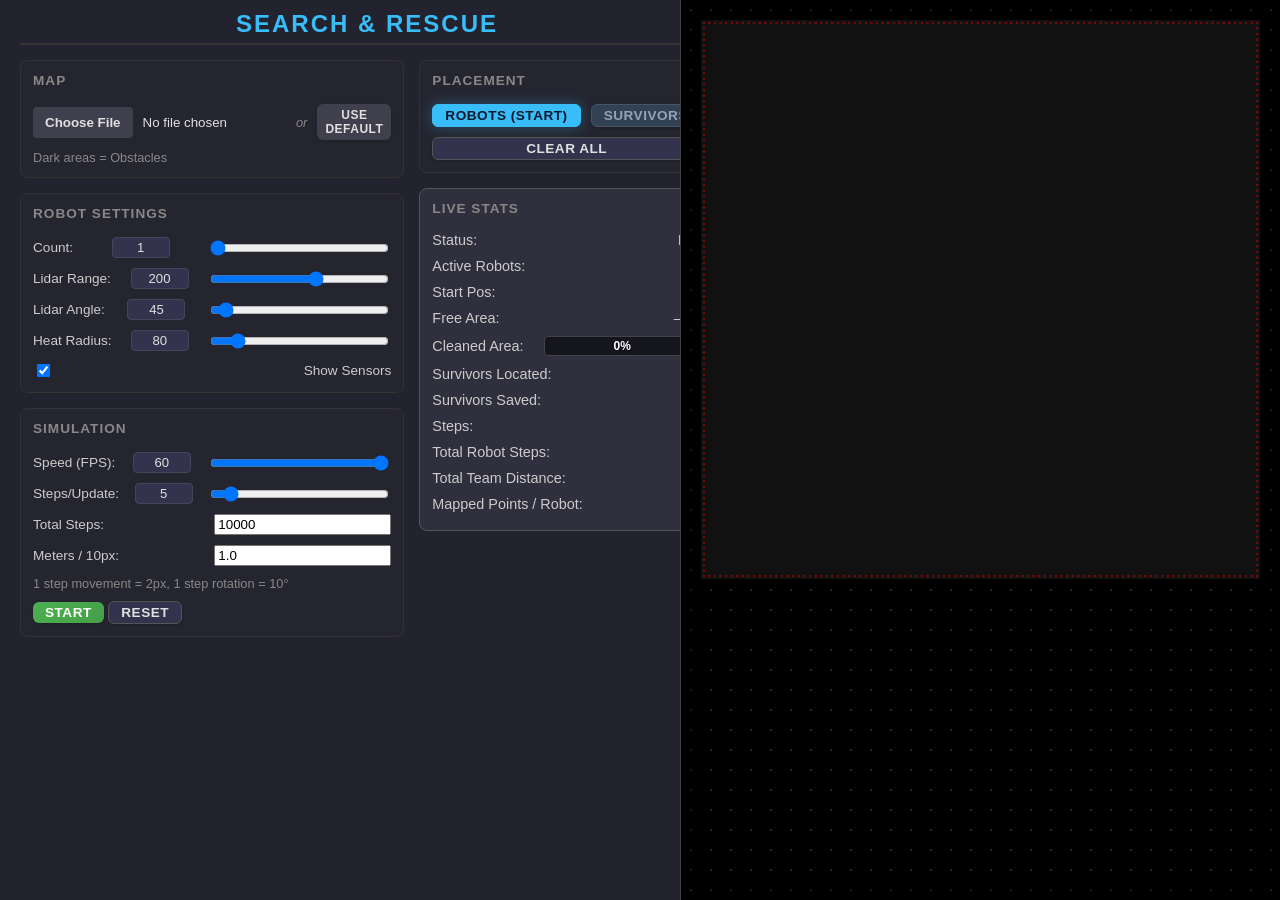
<file: index.html>
<!DOCTYPE html>
<html lang="en">

<head>
    <meta charset="UTF-8">
    <meta name="viewport" content="width=device-width, initial-scale=1.0">
    <title>Robot Search & Rescue Simulation</title>
    <link rel="stylesheet" href="css/style.css">
</head>

<body>
    <div class="app-container">
        <!-- Left Panel: User Inputs (50%) -->
        <aside class="controls-area">
            <header class="header-with-help">
                <h1>Search & Rescue</h1>
                <a href="help.html" class="help-icon" title="View Help Guide">?</a>
            </header>

            <div class="control-col">
                <div class="control-group">
                    <h2>Map</h2>
                    <div class="input-row">
                        <input type="file" id="mapUpload" accept="image/*">
                        <span class="separator">or</span>
                        <button id="useDefaultMap" class="secondary mini">Use Default</button>
                    </div>
                    <p class="hint">Dark areas = Obstacles</p>
                </div>

                <div class="control-group">
                    <h2>Robot Settings</h2>
                    <label>
                        Count: <input type="number" id="robotCountDisplay" class="slider-num" min="1" max="20"
                            value="1">
                        <input type="range" id="robotCount" min="1" max="20" value="1">
                    </label>
                    <label>
                        Lidar Range: <input type="number" id="lidarRangeDisplay" class="slider-num" min="50" max="300"
                            value="200">
                        <input type="range" id="lidarRange" min="50" max="300" value="200">
                    </label>
                    <label>
                        Lidar Angle: <input type="number" id="lidarAngleDisplay" class="slider-num" min="30" max="360"
                            value="45">
                        <input type="range" id="lidarAngle" min="30" max="360" value="45">
                    </label>
                    <label>
                        Heat Radius: <input type="number" id="heatRangeDisplay" class="slider-num" min="50" max="300"
                            value="80">
                        <input type="range" id="heatRange" min="50" max="300" value="80">
                    </label>
                    <label>
                        <input type="checkbox" id="sensorsToggle" checked>
                        Show Sensors
                    </label>
                </div>

                <div class="control-group">
                    <h2>Simulation</h2>
                    <label>
                        Speed (FPS): <input type="number" id="simSpeedDisplay" class="slider-num" min="1" max="60"
                            value="60">
                        <input type="range" id="simSpeed" min="1" max="60" value="60">
                    </label>
                    <label>
                        Steps/Update: <input type="number" id="stepsPerUpdateDisplay" class="slider-num" min="1"
                            max="50" value="5">
                        <input type="range" id="stepsPerUpdate" min="1" max="50" value="5">
                    </label>
                    <label>
                        Total Steps: <input type="number" id="totalSteps" value="10000">
                    </label>
                    <label>
                        Meters / 10px: <input type="number" id="metersPer10Px" value="1.0" step="0.1" min="0.1">
                    </label>
                    <p class="hint">1 step movement = 2px, 1 step rotation = 10&deg;</p>
                    <div class="button-row">
                        <button id="toggleSim" class="btn-start">Start</button>
                        <button id="resetSim" class="danger">Reset</button>
                    </div>
                </div>
            </div>

            <div class="control-col">
                <div class="control-group">
                    <h2>Placement</h2>
                    <div class="toggle-group">
                        <button id="toolRobot" class="toggle-btn active" data-tool="robot">Robots (Start)</button>
                        <button id="toolSurvivor" class="toggle-btn" data-tool="survivor">Survivors</button>
                    </div>
                    <button id="clearEntities">Clear All</button>
                </div>

                <div class="control-group stats-widget">
                    <h2>Live Stats</h2>
                    <div class="stats-grid">
                        <div class="stat-item">
                            <span>Status:</span>
                            <span id="simStatus">Idle</span>
                        </div>
                        <div class="stat-item">
                            <span>Active Robots:</span>
                            <span id="activeRobots">0</span>
                        </div>
                        <div class="stat-item">
                            <span>Start Pos:</span>
                            <span id="startPos">—</span>
                        </div>
                        <div class="stat-item">
                            <span>Free Area:</span>
                            <span id="freeArea">—%</span>
                        </div>
                        <div class="stat-item">
                            <span>Cleaned Area:</span>
                            <div class="progress-container">
                                <div id="coverageBar" class="progress-fill"></div>
                                <span id="coverageText">0%</span>
                            </div>
                        </div>
                        <div class="stat-item">
                            <span>Survivors Located:</span>
                            <span id="survivorsLocated">0</span>
                        </div>
                        <div class="stat-item">
                            <span>Survivors Saved:</span>
                            <span id="survivorsSaved">0</span>
                        </div>
                        <div class="stat-item">
                            <span>Steps:</span>
                            <span id="stepCount">0</span>
                        </div>
                        <div class="stat-item">
                            <span>Total Robot Steps:</span>
                            <span id="totalRobotSteps">0</span>
                        </div>
                        <div class="stat-item">
                            <span>Total Team Distance:</span>
                            <span id="totalDistanceMeters">0m</span>
                        </div>
                        <div class="stat-item stat-item--col">
                            <span>Mapped Points / Robot:</span>
                            <div id="robotMappedTable" class="robot-mapped-table"></div>
                        </div>
                    </div>
                </div>
            </div>
        </aside>

        <main class="viewport">
            <!-- Canvas maintained at 1000x1000 for logic, but scaled via CSS to fit -->
            <div class="canvas-wrapper">
                <canvas id="simCanvas" width="1000" height="1000"></canvas>
            </div>
    </div>
    <div id="coordTooltip" class="coord-tooltip"></div>

    <!-- Scripts (Order is important for dependencies) -->
    <script src="js/utils.js"></script>
    <script src="js/default-map.js"></script>
    <script src="js/map.js"></script>
    <script src="js/robot.js"></script>
    <script src="js/simulation.js"></script>
    <script src="js/main.js"></script>
</body>

</html>
</file>
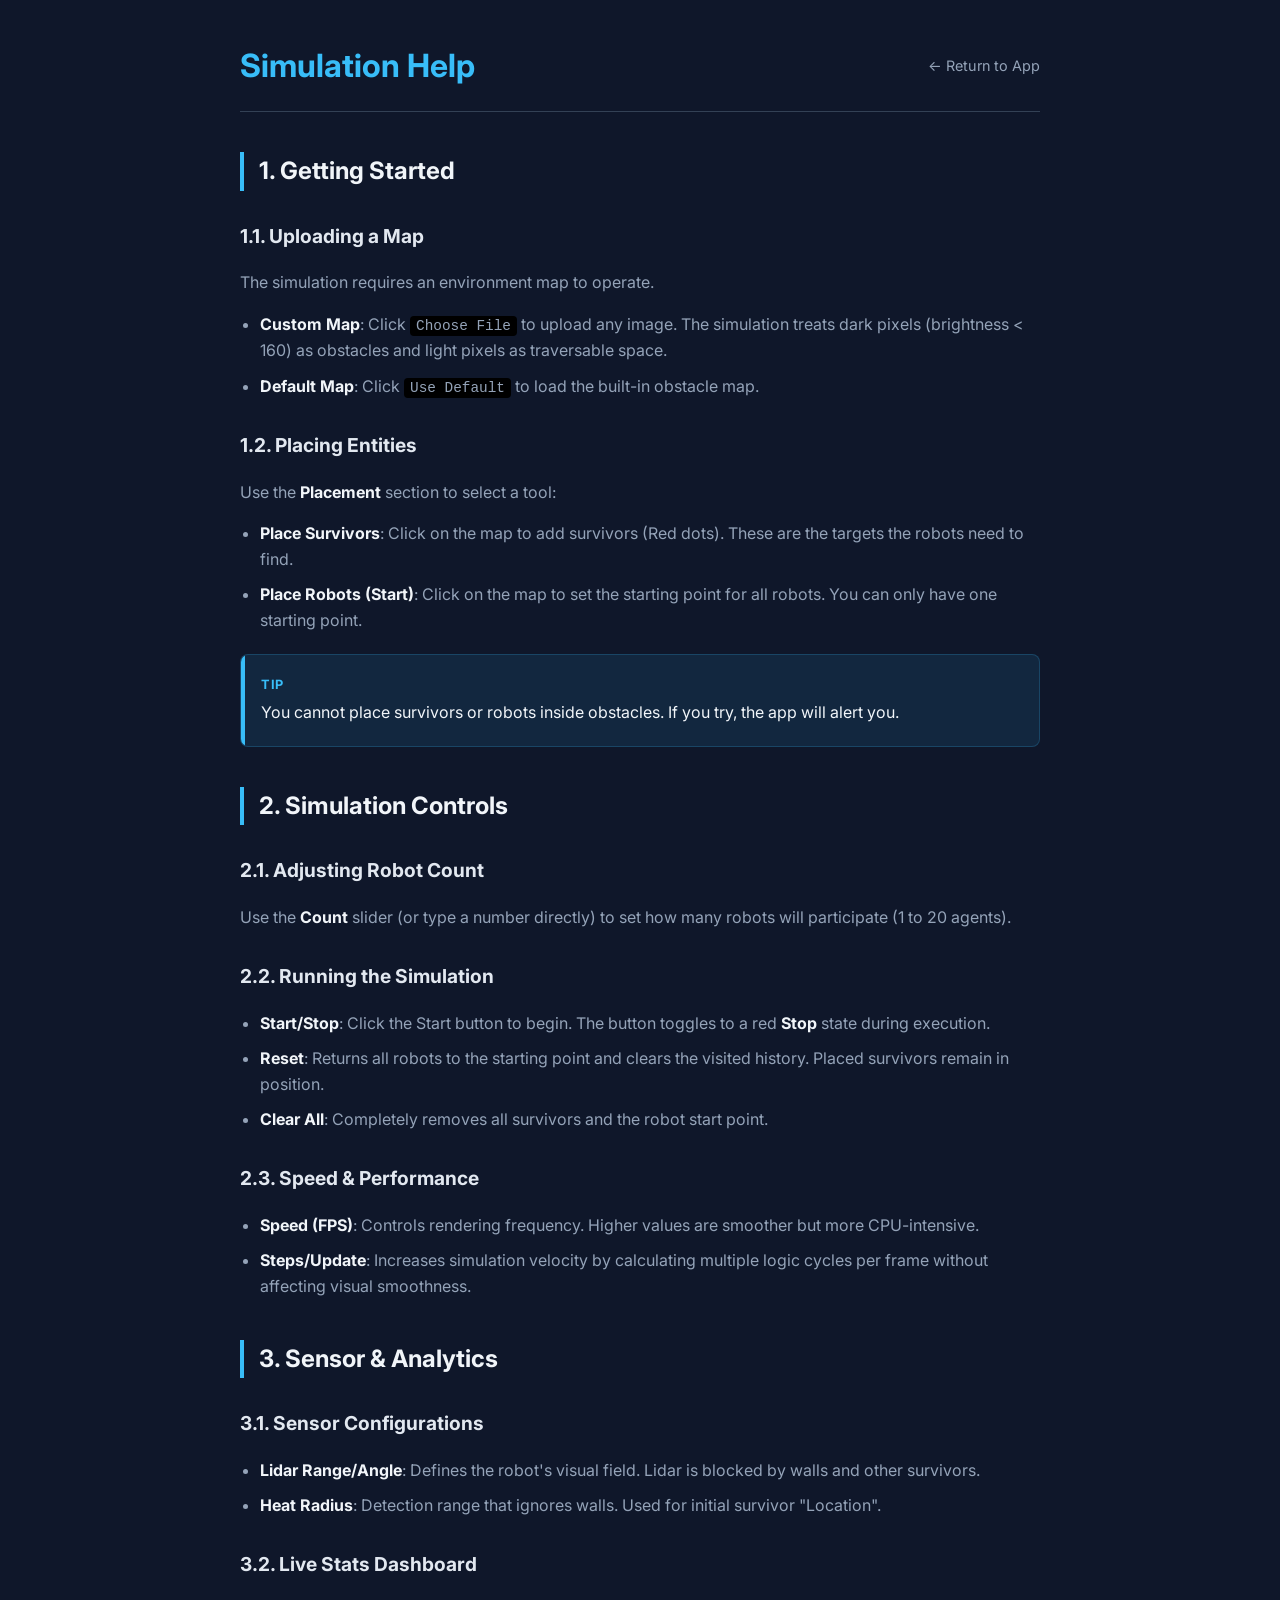
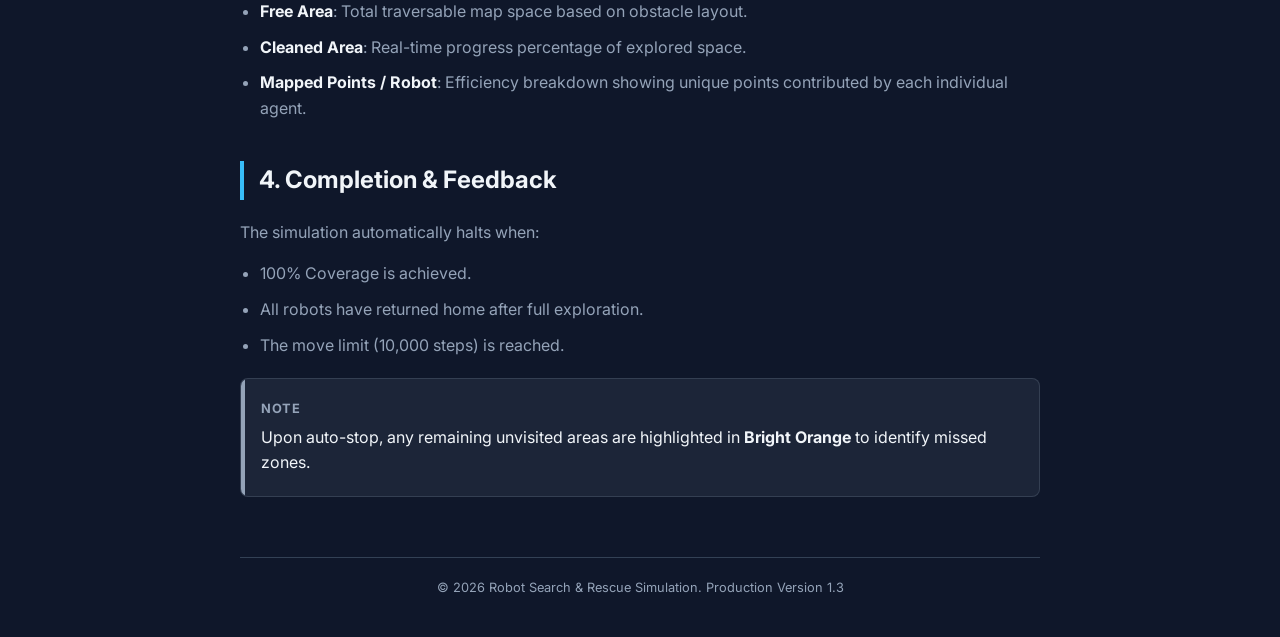
<file: help.html>
<!DOCTYPE html>
<html lang="en">

<head>
    <meta charset="UTF-8">
    <meta name="viewport" content="width=device-width, initial-scale=1.0">
    <title>Help - Robot Search & Rescue Simulation</title>
    <link href="https://fonts.googleapis.com/css2?family=Inter:wght@400;600;700&display=swap" rel="stylesheet">
    <style>
        :root {
            --bg-color: #0f172a;
            --card-bg: #1e293b;
            --text-color: #f1f5f9;
            --text-dim: #94a3b8;
            --accent-color: #38bdf8;
            --border-color: #334155;
            --tip-bg: rgba(56, 189, 248, 0.1);
            --note-bg: rgba(148, 163, 184, 0.1);
        }

        body {
            font-family: 'Inter', sans-serif;
            background-color: var(--bg-color);
            color: var(--text-color);
            line-height: 1.6;
            margin: 0;
            padding: 40px 20px;
            display: flex;
            justify-content: center;
        }

        .container {
            max-width: 800px;
            width: 100%;
        }

        header {
            border-bottom: 1px solid var(--border-color);
            margin-bottom: 40px;
            padding-bottom: 20px;
            display: flex;
            justify-content: space-between;
            align-items: center;
        }

        h1 {
            font-size: 2rem;
            margin: 0;
            color: var(--accent-color);
        }

        .back-link {
            text-decoration: none;
            color: var(--text-dim);
            font-size: 0.9rem;
            display: flex;
            align-items: center;
            gap: 5px;
            transition: color 0.2s;
        }

        .back-link:hover {
            color: var(--accent-color);
        }

        section {
            margin-bottom: 40px;
        }

        h2 {
            font-size: 1.5rem;
            border-left: 4px solid var(--accent-color);
            padding-left: 15px;
            margin-bottom: 20px;
        }

        h3 {
            font-size: 1.2rem;
            color: #e2e8f0;
            margin-top: 30px;
        }

        p {
            color: var(--text-dim);
        }

        ul {
            padding-left: 20px;
            color: var(--text-dim);
        }

        li {
            margin-bottom: 10px;
        }

        strong {
            color: var(--text-color);
        }

        .alert {
            padding: 20px;
            border-radius: 8px;
            margin: 20px 0;
            position: relative;
            overflow: hidden;
        }

        .alert::before {
            content: '';
            position: absolute;
            left: 0;
            top: 0;
            bottom: 0;
            width: 4px;
        }

        .alert-tip {
            background: var(--tip-bg);
            border: 1px solid rgba(56, 189, 248, 0.2);
        }

        .alert-tip::before {
            background: var(--accent-color);
        }

        .alert-note {
            background: var(--note-bg);
            border: 1px solid rgba(148, 163, 184, 0.2);
        }

        .alert-note::before {
            background: var(--text-dim);
        }

        .alert-title {
            font-weight: 700;
            margin-bottom: 5px;
            display: block;
            font-size: 0.8rem;
            text-transform: uppercase;
            letter-spacing: 0.05em;
        }

        .alert-tip .alert-title {
            color: var(--accent-color);
        }

        .alert-note .alert-title {
            color: var(--text-dim);
        }

        code {
            background: #000;
            padding: 2px 6px;
            border-radius: 4px;
            font-family: ui-monospace, SFMono-Regular, Menlo, Monaco, Consolas, monospace;
            font-size: 0.9em;
        }

        footer {
            margin-top: 60px;
            padding-top: 20px;
            border-top: 1px solid var(--border-color);
            text-align: center;
            color: var(--text-dim);
            font-size: 0.8rem;
        }
    </style>
</head>

<body>
    <div class="container">
        <header>
            <h1>Simulation Help</h1>
            <a href="index.html" class="back-link">← Return to App</a>
        </header>

        <section id="basics">
            <h2>1. Getting Started</h2>

            <h3>1.1. Uploading a Map</h3>
            <p>The simulation requires an environment map to operate.</p>
            <ul>
                <li><strong>Custom Map</strong>: Click <code>Choose File</code> to upload any image. The simulation
                    treats dark pixels (brightness < 160) as obstacles and light pixels as traversable space.</li>
                <li><strong>Default Map</strong>: Click <code>Use Default</code> to load the built-in obstacle map.</li>
            </ul>

            <h3>1.2. Placing Entities</h3>
            <p>Use the <strong>Placement</strong> section to select a tool:</p>
            <ul>
                <li><strong>Place Survivors</strong>: Click on the map to add survivors (Red dots). These are the
                    targets the robots need to find.</li>
                <li><strong>Place Robots (Start)</strong>: Click on the map to set the starting point for all robots.
                    You can only have one starting point.</li>
            </ul>

            <div class="alert alert-tip">
                <span class="alert-title">Tip</span>
                You cannot place survivors or robots inside obstacles. If you try, the app will alert you.
            </div>
        </section>

        <section id="controls">
            <h2>2. Simulation Controls</h2>

            <h3>2.1. Adjusting Robot Count</h3>
            <p>Use the <strong>Count</strong> slider (or type a number directly) to set how many robots will participate
                (1 to 20 agents).</p>

            <h3>2.2. Running the Simulation</h3>
            <ul>
                <li><strong>Start/Stop</strong>: Click the Start button to begin. The button toggles to a red
                    <strong>Stop</strong> state during execution.</li>
                <li><strong>Reset</strong>: Returns all robots to the starting point and clears the visited history.
                    Placed survivors remain in position.</li>
                <li><strong>Clear All</strong>: Completely removes all survivors and the robot start point.</li>
            </ul>

            <h3>2.3. Speed & Performance</h3>
            <ul>
                <li><strong>Speed (FPS)</strong>: Controls rendering frequency. Higher values are smoother but more
                    CPU-intensive.</li>
                <li><strong>Steps/Update</strong>: Increases simulation velocity by calculating multiple logic cycles
                    per frame without affecting visual smoothness.</li>
            </ul>
        </section>

        <section id="sensors">
            <h2>3. Sensor & Analytics</h2>

            <h3>3.1. Sensor Configurations</h3>
            <ul>
                <li><strong>Lidar Range/Angle</strong>: Defines the robot's visual field. Lidar is blocked by walls and
                    other survivors.</li>
                <li><strong>Heat Radius</strong>: Detection range that ignores walls. Used for initial survivor
                    "Location".</li>
            </ul>

            <h3>3.2. Live Stats Dashboard</h3>
            <ul>
                <li><strong>Free Area</strong>: Total traversable map space based on obstacle layout.</li>
                <li><strong>Cleaned Area</strong>: Real-time progress percentage of explored space.</li>
                <li><strong>Mapped Points / Robot</strong>: Efficiency breakdown showing unique points contributed by
                    each individual agent.</li>
            </ul>
        </section>

        <section id="completion">
            <h2>4. Completion & Feedback</h2>
            <p>The simulation automatically halts when:</p>
            <ul>
                <li>100% Coverage is achieved.</li>
                <li>All robots have returned home after full exploration.</li>
                <li>The move limit (10,000 steps) is reached.</li>
            </ul>

            <div class="alert alert-note">
                <span class="alert-title">Note</span>
                Upon auto-stop, any remaining unvisited areas are highlighted in <strong>Bright Orange</strong> to
                identify missed zones.
            </div>
        </section>

        <footer>
            &copy; 2026 Robot Search & Rescue Simulation. Production Version 1.3
        </footer>
    </div>
</body>

</html>
</file>
<file: css/style.css>
:root {
    --bg-dark: #1e1e2e;
    --bg-panel: #252538;
    --text-primary: #e0e0e0;
    --primary-color: #4CAF50;
    --secondary-color: #2196F3;
    --danger-color: #f44336;
    --input-bg: #33334d;
    --border-color: #44445a;
}



body {
    margin: 0;
    font-family: 'Segoe UI', Tahoma, Geneva, Verdana, sans-serif;
    background-color: var(--bg-dark);
    color: var(--text-primary);
    overflow: hidden;
    height: 100vh;
}

.app-container {
    display: flex;
    height: 100%;
}

/* Panel Basics */
/* Panel Basics */
.controls-area {
    background: #23232f;
    /* Lighter shade as requested */
    padding: 10px 20px 20px 20px;
    /* Reduced top padding from 20px */
    border-right: 1px solid #444;
    display: grid;
    grid-template-columns: 1fr 1fr;
    /* Two columns for content */
    align-content: start;
    align-items: start;
    gap: 15px;
    overflow-y: auto;
    z-index: 10;
    box-shadow: 5px 0 15px rgba(0, 0, 0, 0.2);
}

/* Specific Widths */
.controls-area {
    width: 50%;
    min-width: 500px;
}

/* Progress Bar Styles */
.progress-container {
    flex-grow: 1;
    background: #15151e;
    border-radius: 4px;
    height: 18px;
    position: relative;
    overflow: hidden;
    margin-left: 10px;
    border: 1px solid #444;
}

.progress-fill {
    background: var(--primary-color);
    height: 100%;
    width: 0%;
    transition: width 0.3s ease;
}

#coverageText {
    position: absolute;
    top: 50%;
    left: 50%;
    transform: translate(-50%, -50%);
    font-size: 0.75rem;
    color: #fff;
    text-shadow: 0 1px 2px rgba(0, 0, 0, 0.8);
    font-weight: bold;
}

/* Headers */
header.header-with-help {
    grid-column: 1 / -1;
    display: flex;
    justify-content: center;
    align-items: center;
    gap: 15px;
    padding-bottom: 5px;
    border-bottom: 2px solid #333;
    position: relative;
}

.controls-area h1 {
    font-size: 1.5rem;
    margin: 0;
    color: #38bdf8;
    text-transform: uppercase;
    letter-spacing: 2px;
    font-weight: 800;
    text-align: center;
}

.help-icon {
    position: absolute;
    right: 0;
    width: 24px;
    height: 24px;
    background-color: #334155;
    color: #38bdf8;
    border-radius: 50%;
    display: flex;
    justify-content: center;
    align-items: center;
    text-decoration: none;
    font-weight: bold;
    font-size: 14px;
    transition: all 0.2s;
    border: 1px solid rgba(56, 189, 248, 0.3);
}

.help-icon:hover {
    background-color: #38bdf8;
    color: #0f172a;
    transform: scale(1.1);
    box-shadow: 0 0 10px rgba(56, 189, 248, 0.5);
}

.controls-area h2 {
    font-size: 0.85rem;
    margin: 0 0 6px 0;
    /* Reduced from 12px */
    text-transform: uppercase;
    color: #888;
    font-weight: 600;
    letter-spacing: 1px;
}

/* Specific Child Placement for 2-column grid inside Controls Area */
/* 
   Widgets:
   1. Stats
   2. Map
   3. Placement
   4. Simulation
   5. Robot Settings
*/

/* H1 is Child 1 now? No, H1 is inside controls-area. */
/* H1 (1) */
/* Stats (2) */
/* Map (3) */
/* Placement (4) */
/* Simulation (5) */
/* Robot Settings (6) */

/* 
   Widgets HTML Order:
   1. Stats
   2. Map
   3. Placement
   4. Simulation
   5. Robot Settings
*/

/* Requested Layout:
   Left Column (1): Map -> Robot Settings -> Simulation
   Right Column (2): Placement -> Live Stats
*/

/* 
   Widgets HTML Order (index.html):
   1. Map
   2. Placement
   3. Robot Settings
   4. Simulation
   5. Live Stats
*/

.control-col {
    display: flex;
    flex-direction: column;
    gap: 15px;
}

/* Toggle Group for Placement */
.toggle-group {
    display: flex;
    gap: 10px;
}

.toggle-btn {
    flex: 1;
    background-color: #334155;
    color: #94a3b8;
    border: 1px solid #475569;
    border-radius: 6px;
    cursor: pointer;
    font-size: 0.85rem;
    font-weight: 600;
    transition: all 0.2s;
    white-space: nowrap;
}

.toggle-btn:hover {
    background-color: #475569;
    color: #f8fafc;
}

.toggle-btn.active {
    background-color: #38bdf8;
    color: #0f172a;
    border-color: #38bdf8;
    box-shadow: 0 0 15px rgba(56, 189, 248, 0.3);
}

.toggle-btn:disabled {
    opacity: 0.5;
    cursor: not-allowed;
}

/* Internal Stats Grid for the Widget */
.stats-grid {
    display: grid;
    grid-template-columns: 1fr;
    /* Single column as requested */
    gap: 10px;
    height: 100%;
    /* Fill the container */
    align-content: start;
}

.stat-item {
    display: flex;
    justify-content: space-between;
    align-items: center;
    gap: 10px;
    font-size: 0.9rem;
    color: #ccc;
}

/* Stacked variant for the per-robot table */
.stat-item--col {
    flex-direction: column;
    align-items: flex-start;
    gap: 6px;
}

.robot-mapped-table {
    width: 100%;
    display: flex;
    flex-direction: column;
    gap: 4px;
}

.robot-mapped-row {
    display: flex;
    align-items: center;
    gap: 8px;
    font-size: 0.82rem;
    color: #ddd;
}

.robot-dot {
    width: 10px;
    height: 10px;
    border-radius: 50%;
    flex-shrink: 0;
    border: 1px solid rgba(255, 255, 255, 0.3);
}

.robot-label {
    flex: 1;
    color: #aaa;
}

.robot-count {
    font-variant-numeric: tabular-nums;
    color: #e0e0e0;
    font-weight: 600;
}


/* Remove old stats-panel specific styling if it conflicts */
.stats-panel {
    display: none;
    /* Just in case */
}

.stats-panel h2 {
    border-bottom: 1px solid #333;
    padding-bottom: 5px;
    margin-bottom: 15px;
    color: #fff;
}

/* Control Groups */
.control-group {
    display: flex;
    flex-direction: column;
    gap: 10px;
    background: #252530;
    padding: 12px;
    border-radius: 8px;
    border: 1px solid #333;
}

.control-group label {
    font-size: 0.85rem;
    color: #ccc;
    display: flex;
    justify-content: space-between;
    align-items: center;
}

/* Lighter shade for Stats Widget as requested */
.stats-widget {
    background: #2f2f3e;
    border-color: #555;
    /* Slightly lighter border too to match */
}

/* Specific Placements Logic REMOVED (No longer Grid) */

/* Adjustments for inputs */
input[type="range"] {
    width: 50%;
}

/* Editable number beside each slider */
.slider-num {
    width: 48px;
    background: var(--input-bg);
    border: 1px solid var(--border-color);
    border-radius: 4px;
    color: var(--text-primary);
    font-size: 0.82rem;
    font-family: inherit;
    padding: 2px 4px;
    text-align: center;
    /* Hide spin arrows */
    -moz-appearance: textfield;
    appearance: textfield;
}

.slider-num::-webkit-inner-spin-button,
.slider-num::-webkit-outer-spin-button {
    -webkit-appearance: none;
    margin: 0;
}

.slider-num:focus {
    outline: none;
    border-color: var(--secondary-color);
    box-shadow: 0 0 0 2px rgba(33, 150, 243, 0.25);
}

.viewport {
    flex: 1;
    overflow: hidden;
    /* Prevent scrolling */
    /* Hide scrollbars if scaling fits */
    background-color: #000;
    /* Match scale-bars if any */
    display: flex;
    justify-content: center;
    padding: 20px;
    /* Add some padding so it doesn't touch edges */
    /* Remove padding to maximize space? User wants centering. */

    position: relative;
    background-image:
        radial-gradient(circle, #252538 1px, transparent 1px);
    background-size: 20px 20px;
}

.canvas-wrapper {
    box-shadow: 0 0 50px rgba(0, 0, 0, 0.8);
    border: none;
    /* Wrapper fits content */
}

canvas {
    display: block;
    cursor: crosshair;
    /* Feature: Fit to window, maintaining aspect ratio */
    max-width: 100%;
    /* Fill width */
    max-height: 95vh;
    object-fit: contain;
}

.coord-tooltip {
    position: fixed;
    pointer-events: none;
    background: rgba(15, 23, 42, 0.9);
    color: #38bdf8;
    padding: 4px 10px;
    border-radius: 6px;
    font-size: 0.8rem;
    font-family: 'JetBrains Mono', 'Courier New', monospace;
    font-weight: 600;
    z-index: 2000;
    display: none;
    border: 1px solid rgba(56, 189, 248, 0.4);
    box-shadow: 0 4px 12px rgba(0, 0, 0, 0.5);
    white-space: nowrap;
    transform: translate(15px, 15px);
}

.hint {
    font-size: 0.8rem;
    color: #888;
    margin: 0;
}

/* Enterprise Grade Buttons */
button {
    font-family: 'Segoe UI', Tahoma, Geneva, Verdana, sans-serif;
    font-weight: 600;
    padding: 3px 12px;
    /* Reduced from 6px 14px */
    border-radius: 6px;
    border: none;
    cursor: pointer;
    transition: all 0.2s cubic-bezier(0.4, 0, 0.2, 1);
    font-size: 0.85rem;
    text-transform: uppercase;
    letter-spacing: 0.5px;
    background-color: #3f3f4e;
    /* Default dark button */
    color: #e0e0e0;
    box-shadow: 0 1px 3px rgba(0, 0, 0, 0.2);
    display: inline-flex;
    align-items: center;
    justify-content: center;
}

button:hover:not(:disabled) {
    background-color: #4f4f5f;
    transform: translateY(-1px);
    box-shadow: 0 4px 6px rgba(0, 0, 0, 0.3);
}

button:active:not(:disabled) {
    transform: translateY(0);
    box-shadow: 0 1px 2px rgba(0, 0, 0, 0.2);
}

button:disabled {
    opacity: 0.5;
    cursor: not-allowed;
    background-color: #2a2a35;
    color: #777;
    box-shadow: none;
}

/* Layout Utilities */
.input-row {
    display: flex;
    gap: 10px;
    align-items: center;
}

.mini {
    padding: 4px 8px;
    font-size: 0.75rem;
}

.separator {
    font-size: 0.8rem;
    color: #888;
    font-style: italic;
}

/* Specific Button Variants */
.btn-start {
    background: linear-gradient(135deg, #4CAF50, #45a049);
    color: white;
}

.btn-start:hover:not(:disabled) {
    background: linear-gradient(135deg, #5DBF61, #4CAF50);
    box-shadow: 0 4px 12px rgba(76, 175, 80, 0.4);
}

.btn-stop {
    background: linear-gradient(135deg, #f44336, #d32f2f);
    color: white;
}

.btn-stop:hover:not(:disabled) {
    background: linear-gradient(135deg, #ff5f52, #f44336);
    box-shadow: 0 4px 12px rgba(244, 67, 54, 0.4);
}

#resetSim,
#clearEntities {
    background-color: #33334d;
    border: 1px solid #555;
}

#resetSim:hover:not(:disabled),
#clearEntities:hover:not(:disabled) {
    border-color: #777;
    background-color: #3f3f5e;
}

/* File Input Customization (if user has a file input wrapper, otherwise basic file input is hard to style perfectly without a wrapper. 
Assuming standard <input type="file"> or a wrapper button. 
If it is just <input type="file">, let's style the custom file button pseudo-element if possible or leave it. 
Let's add a generic rule for file input trigger if possible, but standard is tricky.
*/
input[type="file"]::file-selector-button {
    font-family: 'Segoe UI', sans-serif;
    font-weight: 600;
    padding: 8px 12px;
    border-radius: 4px;
    border: none;
    background-color: #3f3f4e;
    color: #e0e0e0;
    cursor: pointer;
    margin-right: 10px;
    transition: background 0.2s;
}

input[type="file"]::file-selector-button:hover {
    background-color: #4f4f5f;
}
</file>
